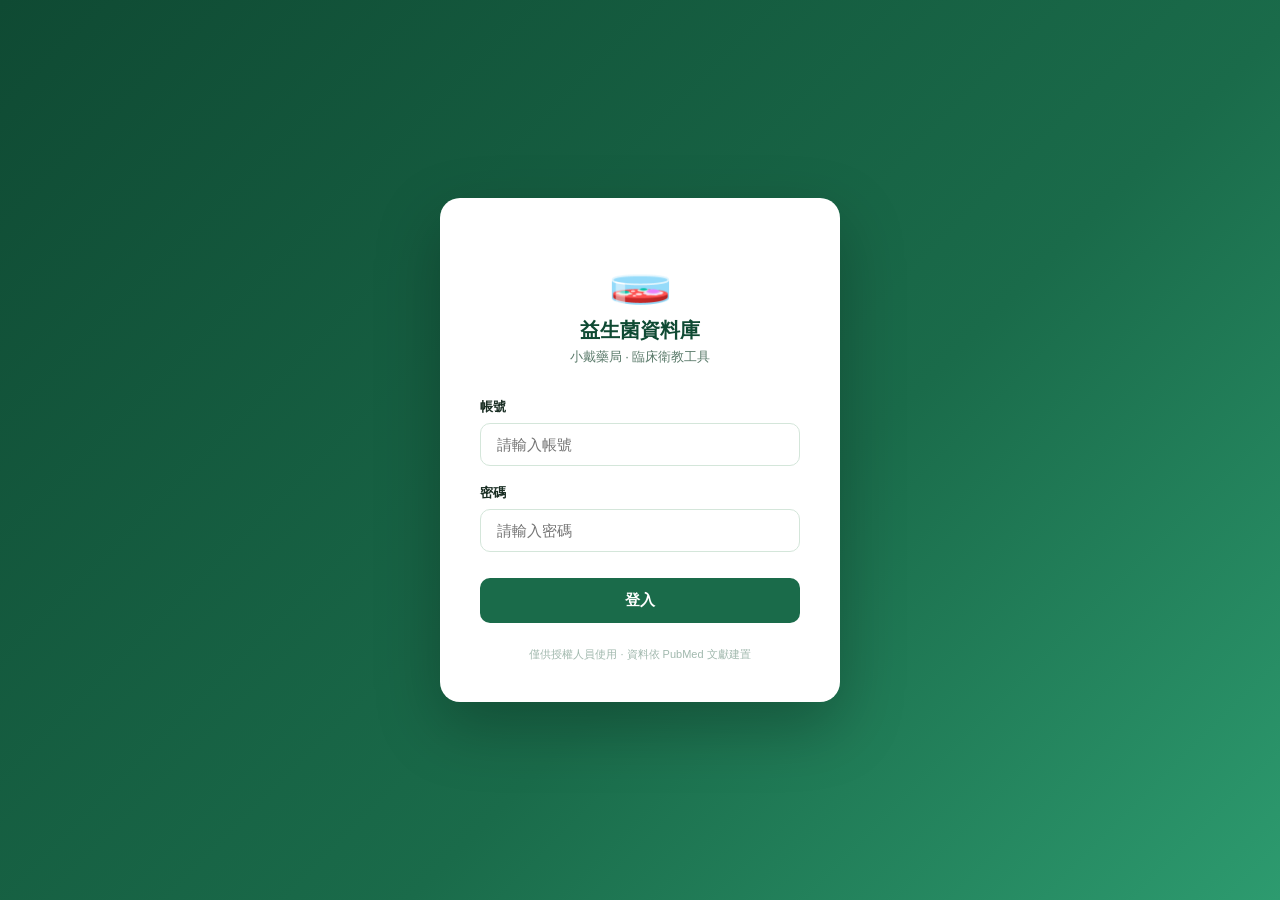
<file: index.html>
<!DOCTYPE html>
<html lang="zh-TW">
<head>
  <meta charset="UTF-8">
  <meta name="viewport" content="width=device-width, initial-scale=1.0">
  <meta http-equiv="Cache-Control" content="no-cache, no-store, must-revalidate">
  <meta http-equiv="Pragma" content="no-cache">
  <meta http-equiv="Expires" content="0">
  <link rel="manifest" href="manifest.json">
  <meta name="theme-color" content="#2d9b6f">
  <meta name="apple-mobile-web-app-capable" content="yes">
  <meta name="apple-mobile-web-app-status-bar-style" content="black-translucent">
  <meta name="apple-mobile-web-app-title" content="益生菌大補帖">
  <link rel="apple-touch-icon" href="icons/icon-192.png">
  <title>益生菌資料庫｜小戴藥局</title>
  <link rel="stylesheet" href="css/style.css?v=2.1">
  <style>
    /* 預覽版補丁 */
    .preview-badge {
      background: #f0a500; color: #fff; font-size: 11px; font-weight: 700;
      padding: 2px 8px; border-radius: 4px; margin-left: 8px;
    }
    .coming-soon {
      display: flex; flex-direction: column; align-items: center; justify-content: center;
      height: 300px; color: #a0b8ad;
    }
    .coming-soon .cs-icon { font-size: 52px; margin-bottom: 12px; }
    .coming-soon p { font-size: 14px; }
    .strain-mechbox {
      background: #f0f7f3; border-left: 3px solid #2d9b6f;
      padding: 10px 14px; border-radius: 0 8px 8px 0;
      font-size: 13px; line-height: 1.7; margin: 10px 0;
    }
    .dose-row { display: flex; gap: 8px; flex-wrap: wrap; margin: 8px 0; }
    .dose-chip {
      background: #e8f4ee; border: 1px solid #b0d8c0;
      border-radius: 20px; padding: 4px 12px; font-size: 12px; color: #1a6b4a;
    }
    .study-num-badge {
      display: inline-flex; align-items: center; justify-content: center;
      width: 24px; height: 24px; border-radius: 50%;
      background: #2d9b6f; color: #fff; font-size: 11px; font-weight: 700;
      margin-right: 6px; flex-shrink: 0;
    }
    .pico-grid { display: grid; grid-template-columns: 36px 1fr; gap: 4px 8px; font-size: 13px; }
    .pico-l { font-weight: 800; color: #1a6b4a; display: flex; align-items: flex-start; padding-top: 2px; }
    .pico-v { line-height: 1.6; }
    .risk-box { border-radius: 8px; padding: 12px 14px; font-size: 13px; line-height: 1.7; }
    .risk-low  { background: #f0f7f3; border: 1px solid #b0d8c0; }
    .risk-med  { background: #fff8e6; border: 1px solid #f0c040; }
    .risk-high { background: #fff0f0; border: 1px solid #e63946; }
    .combo-card {
      background: #fff; border: 1.5px solid #d4e6da;
      border-radius: 12px; padding: 20px; margin-bottom: 16px;
    }
    .combo-title { font-size: 16px; font-weight: 700; color: #1a2e24; margin-bottom: 6px; }
    .combo-target { font-size: 12px; color: #5a7a6a; margin-bottom: 12px; }
    .combo-section-label {
      font-size: 11px; font-weight: 700; text-transform: uppercase;
      letter-spacing: 0.5px; color: #5a7a6a; margin: 8px 0 4px;
    }
    .chip-row { display: flex; flex-wrap: wrap; gap: 6px; }
    .chip {
      padding: 3px 10px; border-radius: 20px; font-size: 12px; font-weight: 600;
    }
    .chip-p { background: #e8f4ee; color: #1a6b4a; border: 1px solid #b0d8c0; }
    .chip-pre { background: #e8f0ff; color: #2d5cc0; border: 1px solid #b0c8f8; }
    .chip-post { background: #f3e8ff; color: #7b35a8; border: 1px solid #d0a8f0; }
    .combo-benefit {
      background: #fff8e6; border-left: 3px solid #f0a500;
      padding: 8px 12px; border-radius: 0 6px 6px 0; font-size: 13px; margin-top: 10px;
    }
    .interaction-card {
      background: #fff; border: 1.5px solid #d4e6da;
      border-radius: 10px; padding: 16px; margin-bottom: 12px;
    }
    .int-header { display: flex; align-items: center; gap: 10px; margin-bottom: 10px; }
    .int-drug { font-weight: 700; font-size: 14px; color: #1a2e24; }
    .int-detail { font-size: 13px; line-height: 1.7; color: #3a5a4a; }
    .matcher-steps { display: flex; gap: 8px; margin-bottom: 24px; flex-wrap: wrap; }
    .step-dot {
      display: flex; align-items: center; gap: 6px;
      font-size: 13px; color: #5a7a6a;
    }
    .step-dot .num {
      width: 26px; height: 26px; border-radius: 50%;
      background: #d4e6da; color: #1a6b4a; display: flex;
      align-items: center; justify-content: center;
      font-size: 12px; font-weight: 700; flex-shrink: 0;
    }
    .step-dot.active .num { background: #1a6b4a; color: #fff; }
    .product-add-form {
      background: #fff; border: 1.5px solid #d4e6da;
      border-radius: 12px; padding: 24px; max-width: 560px;
    }
    .product-add-form h4 { font-size: 16px; font-weight: 700; color: #1a2e24; margin-bottom: 16px; }
    .fn-list { font-size: 12px; color: #5a7a6a; }
    .fn-list li { padding: 3px 0; }
    /* --- HOMEPAGE --- */
    .home-hero {
      background: linear-gradient(135deg, #1a6b4a 0%, #0f4a33 100%);
      border-radius: 16px; padding: 32px 36px; color: #fff; margin-bottom: 28px;
    }
    .home-hero h3 { font-size: 22px; font-weight: 800; margin-bottom: 8px; }
    .home-hero p { opacity: 0.85; font-size: 14px; line-height: 1.7; }
    .home-hero .hero-badges { display: flex; gap: 8px; flex-wrap: wrap; margin-top: 16px; }
    .home-hero .hero-badge {
      background: rgba(255,255,255,0.2); color: #fff;
      padding: 4px 12px; border-radius: 20px; font-size: 12px; font-weight: 600;
    }
  </style>
</head>
<body>

<!-- ===== MOBILE TOPBAR ===== -->
<div class="mobile-topbar">
  <button class="hamburger-btn" id="hamburger-btn" onclick="toggleSidebar()" aria-label="選單">☰</button>
  <span class="mobile-topbar-title">🧫 益生菌資料庫</span>
</div>

<!-- Sidebar overlay (mobile) -->
<div class="sidebar-overlay" id="sidebar-overlay" onclick="closeSidebar()"></div>

<!-- ===== SIDEBAR ===== -->
<nav id="sidebar">
  <div class="logo">
    <h1>🧫 益生菌資料庫</h1>
    <p>小戴藥局 · 臨床衛教工具</p>
  </div>
  <nav>
    <div class="nav-group-label">主選單</div>
    <a href="#" class="active" onclick="showPage('home',this)">
      <span class="icon">🏠</span> 首頁
    </a>
    <a href="#" onclick="showPage('strains',this)">
      <span class="icon">🧫</span> 益生菌百科
    </a>
    <a href="#" onclick="showPage('functional',this)">
      <span class="icon">🎯</span> 功能分類
    </a>
    <a href="#" onclick="showPage('supplements',this)">
      <span class="icon">🛡️</span> 免疫輔助品
    </a>
    <div class="nav-group-label">臨床工具</div>
    <a href="#" onclick="showPage('interactions',this)">
      <span class="icon">💊</span> 藥物交互作用
    </a>
    <a href="#" onclick="showPage('combos',this)">
      <span class="icon">🔗</span> 複方協同組合
    </a>
    <a href="#" onclick="showPage('matcher',this)">
      <span class="icon">🎯</span> 客戶需求配對
    </a>
    <div class="nav-group-label">分析工具</div>
    <a href="#" onclick="showPage('compare',this)">
      <span class="icon">⚖️</span> 菌株比較表
    </a>
    <a href="#" onclick="showPage('guide',this)">
      <span class="icon">📖</span> 選購攻略
    </a>
    <div class="nav-group-label">藥局管理</div>
    <a href="#" onclick="showPage('products',this)">
      <span class="icon">🏪</span> 我的產品庫
    </a>
  </nav>
  <div class="sidebar-footer">
    <span id="sidebar-user" style="display:block;margin-bottom:6px;color:#8aaa99;"></span>
    v2.1 · 2026-05-26<br>
    文獻均需至 PubMed 驗證<br>
    <button onclick="logout()" style="margin-top:8px;background:rgba(255,255,255,0.1);border:1px solid rgba(255,255,255,0.2);color:#b0c8bc;border-radius:6px;padding:5px 12px;font-size:11px;cursor:pointer;width:100%;">登出</button>
  </div>
</nav>

<!-- ===== MAIN ===== -->
<div id="main">

  <!-- 首頁 -->
  <div id="page-home" class="page active">
    <div class="home-hero">
      <h3>益生菌臨床衛教資料庫</h3>
      <p>涵蓋菌株百科 × PICO 文獻 × 免疫輔助品 × 8 大功能分類<br>
         依據 Cochrane SR、PubMed Meta-Analysis 最新 2021–2026 年實證建置</p>
      <div class="hero-badges">
        <span class="hero-badge">🛡️ 免疫調節</span>
        <span class="hero-badge">🌸 過敏改善</span>
        <span class="hero-badge">🫀 腸胃道保健</span>
        <span class="hero-badge">🌙 睡眠壓力</span>
        <span class="hero-badge">💪 運動表現</span>
        <span class="hero-badge">⚖️ 體重管理</span>
        <span class="hero-badge">🌺 私密處健康</span>
      </div>
    </div>
    <div class="home-stats" id="home-stats">
      <!-- 由 JS 動態計算 -->
    </div>
    <h3 style="font-size:16px;font-weight:700;color:#1a2e24;margin-bottom:14px;">快速入口</h3>
    <div class="quick-links">
      <div class="quick-link-card" onclick="showPage('strains',null)">
        <div class="ql-icon">🧫</div>
        <h4>益生菌百科</h4>
        <p>搜尋菌株、查看 PICO 文獻與劑量建議</p>
      </div>
      <div class="quick-link-card" onclick="showPage('matcher',null)">
        <div class="ql-icon">🎯</div>
        <h4>客戶需求配對</h4>
        <p>依客人症狀快速推薦最適菌株</p>
      </div>
      <div class="quick-link-card" onclick="showPage('interactions',null)">
        <div class="ql-icon">💊</div>
        <h4>藥物交互作用</h4>
        <p>抗生素、免疫抑制劑、抗黴菌藥注意事項</p>
      </div>
      <div class="quick-link-card" onclick="showPage('combos',null)">
        <div class="ql-icon">🔗</div>
        <h4>複方協同組合</h4>
        <p>8 組實證複方配方與劑量建議</p>
      </div>
      <div class="quick-link-card" onclick="showPage('products',null)">
        <div class="ql-icon">🏪</div>
        <h4>我的產品庫</h4>
        <p>新增藥局產品，自動連結菌株資料</p>
      </div>
      <div class="quick-link-card" onclick="showPage('functional',null)">
        <div class="ql-icon">🎯</div>
        <h4>功能分類</h4>
        <p>睡眠、運動、減脂、過敏等 8 大分類</p>
      </div>
      <div class="quick-link-card" onclick="showPage('guide',null)">
        <div class="ql-icon">📖</div>
        <h4>選購攻略</h4>
        <p>9 大原則 × 16 個常見迷思破解</p>
      </div>
    </div>
  </div>

  <!-- 益生菌百科 -->
  <div id="page-strains" class="page">
    <div class="page-header">
      <h2>🧫 益生菌百科</h2>
      <p>21 個菌株 · 共 106 篇 PICO 格式臨床文獻（2021–2026）</p>
    </div>
    <div class="search-bar">
      <input type="text" id="strain-search" placeholder="搜尋菌株名稱、縮寫、功能..." oninput="filterStrains(this.value)">
      <select id="strain-cat-filter" onchange="filterStrains(document.getElementById('strain-search').value)">
        <option value="">全部功能分類</option>
        <option value="immune">🛡️ 免疫調節</option>
        <option value="allergy">🌸 過敏改善</option>
        <option value="gi">🫀 腸胃道保健</option>
        <option value="sleep">🌙 睡眠壓力</option>
        <option value="sports">💪 運動表現</option>
        <option value="weight">⚖️ 體重管理</option>
        <option value="vaginal">🌺 私密處健康</option>
        <option value="pediatric">👶 嬰幼兒</option>
      </select>
    </div>
    <div class="strain-grid" id="strain-grid">
      <!-- 由 JS 動態產生 -->
      <div style="color:#5a7a6a;font-size:14px;padding:20px;">載入中...</div>
    </div>
  </div>

  <!-- 功能分類 -->
  <div id="page-functional" class="page">
    <div class="page-header">
      <h2>🎯 功能分類</h2>
      <p>依需求快速找到對應菌株與成分</p>
    </div>
    <div class="func-grid" id="func-grid">
      <!-- 由 JS 動態產生 -->
    </div>
  </div>

  <!-- 免疫輔助品 -->
  <div id="page-supplements" class="page">
    <div class="page-header">
      <h2>🛡️ 免疫輔助品</h2>
      <p>Beta-葡聚醣（β-Glucan）· 益生元（Prebiotics）· 後生元（Postbiotics）</p>
    </div>
    <div class="search-bar">
      <select id="supp-type-filter" onchange="filterSupplements(this.value)">
        <option value="">全部類型</option>
        <option value="beta_glucan">Beta-葡聚醣</option>
        <option value="prebiotic">益生元（Prebiotics）</option>
        <option value="postbiotic">後生元（Postbiotics）</option>
      </select>
    </div>
    <div class="strain-grid" id="supp-grid">
      <!-- 由 JS 動態產生 -->
    </div>
  </div>

  <!-- 藥物交互作用 -->
  <div id="page-interactions" class="page">
    <div class="page-header">
      <h2>💊 藥物交互作用</h2>
      <p>使用益生菌時需注意的藥物相互作用與臨床建議</p>
    </div>
    <div id="interaction-list">
      <!-- 由 JS 動態產生 -->
    </div>
  </div>

  <!-- 複方協同組合 -->
  <div id="page-combos" class="page">
    <div class="page-header">
      <h2>🔗 複方協同組合</h2>
      <p>8 組實證協同配方 · 包含益生菌、益生元、後生元的最佳搭配</p>
    </div>
    <div id="combos-list">
      <!-- 由 JS 動態產生 -->
    </div>
  </div>

  <!-- 客戶需求配對 -->
  <div id="page-matcher" class="page">
    <div class="page-header">
      <h2>🎯 客戶需求配對</h2>
      <p>依客人需求快速推薦最適菌株與產品</p>
    </div>
    <div class="matcher-steps">
      <div class="step-dot active"><div class="num">1</div> 填寫需求</div>
      <div style="color:#ccc;align-self:center;">→</div>
      <div class="step-dot"><div class="num">2</div> 查看推薦</div>
      <div style="color:#ccc;align-self:center;">→</div>
      <div class="step-dot"><div class="num">3</div> 對應產品</div>
    </div>
    <div class="matcher-form">
      <div class="form-group">
        <label>主要需求（可複選）</label>
        <div class="checkbox-group">
          <label><input type="checkbox" value="immune"> 🛡️ 容易感冒、免疫力差</label>
          <label><input type="checkbox" value="allergy"> 🌸 過敏性鼻炎、花粉症、皮膚過敏</label>
          <label><input type="checkbox" value="gi"> 🫀 腸胃不適（IBS、腹瀉、便秘、脹氣）</label>
          <label><input type="checkbox" value="sleep"> 🌙 睡眠困難、壓力大、焦慮</label>
          <label><input type="checkbox" value="sports"> 💪 運動表現、肌肉恢復</label>
          <label><input type="checkbox" value="weight"> ⚖️ 體重管理、代謝症候群</label>
          <label><input type="checkbox" value="vaginal"> 🌺 私密處保健（BV / 念珠菌）</label>
          <label><input type="checkbox" value="pediatric"> 👶 嬰幼兒健康（腸絞痛、過敏預防）</label>
        </div>
      </div>
      <div class="form-group">
        <label>特殊考量</label>
        <div class="checkbox-group">
          <label><input type="checkbox" value="antibiotic"> 正在服用抗生素</label>
          <label><input type="checkbox" value="immunocomp"> 免疫低下 / 自體免疫疾病</label>
          <label><input type="checkbox" value="pregnant"> 懷孕 / 哺乳中</label>
          <label><input type="checkbox" value="elderly"> 65 歲以上老年人</label>
        </div>
      </div>
      <button class="btn btn-primary" onclick="runMatcher()">🔍 配對推薦</button>
    </div>
    <div id="matcher-results" style="margin-top:24px;"></div>
  </div>

  <!-- 我的產品庫 -->
  <div id="page-products" class="page">
    <div class="page-header">
      <h2>🏪 我的產品庫</h2>
      <p>新增藥局益生菌產品，自動連結到對應菌株資料</p>
    </div>
    <div style="display:grid;grid-template-columns:1fr 1.5fr;gap:24px;align-items:start;flex-wrap:wrap;">
      <div class="product-add-form">
        <h4>➕ 新增產品</h4>
        <div class="form-group">
          <label>產品名稱</label>
          <input type="text" id="prod-name" placeholder="例：益暢菌 Plus">
        </div>
        <div class="form-group">
          <label>品牌 / 廠商</label>
          <input type="text" id="prod-brand" placeholder="例：○○藥廠">
        </div>
        <div class="form-group">
          <label>對應菌株（可複選）</label>
          <select id="prod-strains" multiple style="height:120px;">
            <!-- 由 JS 動態產生 -->
          </select>
        </div>
        <div class="form-group">
          <label>主要功能分類</label>
          <select id="prod-category">
            <option value="immune">🛡️ 免疫調節</option>
            <option value="allergy">🌸 過敏改善</option>
            <option value="gi">🫀 腸胃道保健</option>
            <option value="sleep">🌙 睡眠壓力</option>
            <option value="sports">💪 運動表現</option>
            <option value="weight">⚖️ 體重管理</option>
            <option value="vaginal">🌺 私密處健康</option>
          </select>
        </div>
        <div class="form-group">
          <label>CFU 含量（每劑）</label>
          <input type="text" id="prod-cfu" placeholder="例：10¹⁰ CFU">
        </div>
        <div class="form-group">
          <label>零售價（NTD）</label>
          <input type="text" id="prod-price" placeholder="例：980">
        </div>
        <div class="form-group">
          <label>備註</label>
          <input type="text" id="prod-note" placeholder="冷藏保存 / 孕婦適用...">
        </div>
        <div style="display:flex;gap:8px;">
          <button class="btn btn-primary" onclick="addProduct()">儲存產品</button>
          <button class="btn btn-secondary" onclick="clearProductForm()">清除</button>
        </div>
      </div>
      <div>
        <div style="display:flex;justify-content:space-between;align-items:center;margin-bottom:12px;">
          <h4 style="font-size:15px;font-weight:700;color:#1a2e24;">產品清單</h4>
          <button class="btn btn-secondary" style="font-size:12px;padding:6px 12px;" onclick="exportProducts()">📤 匯出 JSON</button>
        </div>
        <div class="product-table-wrap"><table class="product-table" id="product-table">
          <thead>
            <tr>
              <th>產品名稱</th>
              <th>品牌</th>
              <th>菌株</th>
              <th>分類</th>
              <th>CFU</th>
              <th>價格</th>
              <th>操作</th>
            </tr>
          </thead>
          <tbody id="product-tbody">
            <tr>
              <td colspan="7" style="text-align:center;color:#a0b8ad;padding:24px;">
                尚未新增產品。左側填寫後按「儲存產品」。
              </td>
            </tr>
          </tbody>
        </table></div><!-- product-table-wrap -->
      </div>
    </div>
  </div>

  <!-- 選購攻略 -->
  <div id="page-guide" class="page">
    <div class="page-header">
      <h2>📖 選購攻略</h2>
      <p>購買益生菌前必知：9 大原則 × 16 個常見迷思 × 劑量速查</p>
    </div>

    <!-- 9 大選購原則 -->
    <h3 class="guide-section-title">✅ 9 大選購原則</h3>
    <div class="guide-principles-grid">
      <div class="guide-principle-card">
        <div class="gp-header"><span class="gp-num">1</span><span class="gp-title">菌株完整命名</span></div>
        <p class="gp-desc">必須標示「屬＋種＋菌株代號」（如 <em>L. rhamnosus</em> GR-1）。單寫「乳酸菌」或「益生菌」無任何保障，無從對應臨床文獻。</p>
      </div>
      <div class="guide-principle-card">
        <div class="gp-header"><span class="gp-num">2</span><span class="gp-title">CFU 劑量明確</span></div>
        <p class="gp-desc">≥10⁹ CFU 為腸道保健基本門檻；私密處菌株需各 ≥10⁹ CFU；腸胃道功能建議 ≥10¹⁰ CFU。注意「生產時 CFU」vs「效期內保證 CFU」的差異。</p>
      </div>
      <div class="guide-principle-card">
        <div class="gp-header"><span class="gp-num">3</span><span class="gp-title">通過第三方認證</span></div>
        <p class="gp-desc">UL、NSF、USP、SGS 等國際認證；台灣 HACCP 及 GMP 認證。認證代表生產品質，但不等於臨床有效性——仍需看菌株文獻。</p>
      </div>
      <div class="guide-principle-card">
        <div class="gp-header"><span class="gp-num">4</span><span class="gp-title">有文獻支持的適應症</span></div>
        <p class="gp-desc">功能宣稱要有 RCT 或 Systematic Review 支持，體外實驗（in vitro）或動物試驗不能直接推論到人體效果。查詢 PubMed 確認菌株編號。</p>
      </div>
      <div class="guide-principle-card">
        <div class="gp-header"><span class="gp-num">5</span><span class="gp-title">保存方式正確</span></div>
        <p class="gp-desc">真空鋁箔防潮設計 ≥ 冷藏設計 ≥ 一般室溫。注意是否需從未開封即冷藏（生產端）或開封後才需冷藏；某些耐熱菌株（B. coagulans）室溫穩定性反而更高。</p>
      </div>
      <div class="guide-principle-card">
        <div class="gp-header"><span class="gp-num">6</span><span class="gp-title">腸溶包覆技術</span></div>
        <p class="gp-desc">胃酸環境（pH 1.5–3.5）可殺滅大量活菌。腸溶膠囊或微粒包覆技術可顯著提升存活率。部分菌株（如 S. boulardii、B. coagulans）天然耐胃酸，不一定需要包覆。</p>
      </div>
      <div class="guide-principle-card">
        <div class="gp-header"><span class="gp-num">7</span><span class="gp-title">搭配益生元協同效果</span></div>
        <p class="gp-desc">Synbiotic（益生菌 + 益生元）設計可提升定殖率 30–50%。GOS 和 FOS 是最常見搭配。注意有效劑量：GOS ≥1.72 g/日、FOS 3–5 g/日為合理範圍。</p>
      </div>
      <div class="guide-principle-card">
        <div class="gp-header"><span class="gp-num">8</span><span class="gp-title">製造履歷透明</span></div>
        <p class="gp-desc">菌株來源、培養基、凍乾技術資訊透明為佳。大廠授權菌株（Chr. Hansen、Danisco、Institut Rosell-Lallemand）品質管控有保障，台廠使用授權菌株等同歐美品質。</p>
      </div>
      <div class="guide-principle-card">
        <div class="gp-header"><span class="gp-num">9</span><span class="gp-title">對應客人的真實需求</span></div>
        <p class="gp-desc">不同菌株適應症不重疊。腸道問題選 LGG / LP 299v；過敏選 BB536；私密處選 GR-1 + RC-14；睡眠選 R0052 + R0175；運動選 TWK10。一隻菌株不能包辦所有需求。</p>
      </div>
    </div>

    <!-- 16 個迷思 -->
    <h3 class="guide-section-title">❌ 16 個常見迷思破解</h3>
    <div class="guide-myths-grid">
      <div class="guide-myth-card">
        <div class="myth-wrong">❌ 菌種越多，效果越好</div>
        <div class="myth-right">✅ 多菌種可能彼此競爭；有文獻支持的精準菌株，勝過 20 種拼湊。</div>
      </div>
      <div class="guide-myth-card">
        <div class="myth-wrong">❌ CFU 越高越有效（10¹² 優於 10¹⁰）</div>
        <div class="myth-right">✅ 超過有效劑量沒意義；多數研究使用 10⁹–10¹⁰ CFU 即達顯著效果。</div>
      </div>
      <div class="guide-myth-card">
        <div class="myth-wrong">❌ 冷藏一定代表有活菌</div>
        <div class="myth-right">✅ 關鍵是「生產端到保存全程」的冷鏈管理；若僅零售端冷藏，意義有限。</div>
      </div>
      <div class="guide-myth-card">
        <div class="myth-wrong">❌ 吃一段時間就能永久改善腸道</div>
        <div class="myth-right">✅ 多數菌株為「過客菌」，停用後 2–4 週逐漸消失；需持續補充。</div>
      </div>
      <div class="guide-myth-card">
        <div class="myth-wrong">❌ 不用搭配益生元也可以</div>
        <div class="myth-right">✅ Synbiotic 設計提升定殖率 30–50%；GOS、FOS 是最佳搭檔。</div>
      </div>
      <div class="guide-myth-card">
        <div class="myth-wrong">❌ 吃抗生素要等療程結束才能吃益生菌</div>
        <div class="myth-right">✅ 間隔 2 小時即可並用；療程中補充效果更好（AAD 預防）。</div>
      </div>
      <div class="guide-myth-card">
        <div class="myth-wrong">❌ S. boulardii 是細菌</div>
        <div class="myth-right">✅ 是酵母菌（真菌）；不受抗生素影響，但會被抗黴菌藥（Fluconazole）殺滅。</div>
      </div>
      <div class="guide-myth-card">
        <div class="myth-wrong">❌ 後生元（死菌）效果比活菌差</div>
        <div class="myth-right">✅ 後生元穩定不需冷藏、不怕胃酸、免疫低下者安全——特定場景反而優於活菌。</div>
      </div>
      <div class="guide-myth-card">
        <div class="myth-wrong">❌ 益生菌越貴越有效</div>
        <div class="myth-right">✅ 效果取決於菌株研究品質，非價格；高價常反映授權成本或行銷費用。</div>
      </div>
      <div class="guide-myth-card">
        <div class="myth-wrong">❌ 台灣廠商出品一定比進口好</div>
        <div class="myth-right">✅ 關鍵是菌株來源；許多台廠使用 Chr. Hansen、Lallemand 等歐美授權菌株，品質等同原廠。</div>
      </div>
      <div class="guide-myth-card">
        <div class="myth-wrong">❌ 益生菌對所有腸道問題都有效</div>
        <div class="myth-right">✅ 不同菌株適應症不同；SIBO 患者某些益生菌可能加重症狀。</div>
      </div>
      <div class="guide-myth-card">
        <div class="myth-wrong">❌ 所有人都可以自行決定服用益生菌</div>
        <div class="myth-right">✅ 免疫低下、器官移植、化療患者使用活菌前需醫師評估（菌血症風險）。</div>
      </div>
      <div class="guide-myth-card">
        <div class="myth-wrong">❌ 空腹服用效果最好</div>
        <div class="myth-right">✅ 依菌株而異；LP 299v 建議餐前；多數菌株建議餐中/餐後（胃酸較低）。</div>
      </div>
      <div class="guide-myth-card">
        <div class="myth-wrong">❌ 嬰兒不能吃益生菌</div>
        <div class="myth-right">✅ BB-12、L. reuteri DSM 17938 等有大量嬰兒安全性研究；Cochrane 2025 支持。</div>
      </div>
      <div class="guide-myth-card">
        <div class="myth-wrong">❌ 益生菌可以治療自體免疫疾病</div>
        <div class="myth-right">✅ 僅作輔助，不可替代免疫抑制劑；重度患者使用前必須諮詢主治醫師。</div>
      </div>
      <div class="guide-myth-card">
        <div class="myth-wrong">❌ 有機、天然來源的益生菌一定更好</div>
        <div class="myth-right">✅ 益生菌效果取決於菌株編號和臨床研究，「天然」標示無法取代文獻支持。</div>
      </div>
    </div>

    <!-- 劑量速查表 -->
    <h3 class="guide-section-title">📊 常用益生元有效劑量速查</h3>
    <div class="product-table-wrap">
      <table class="dose-table" style="min-width:560px;">
        <thead>
          <tr><th>益生元</th><th>最低有效劑量</th><th>建議常用劑量</th><th>Bifidogenic 排名</th><th>特殊注意</th></tr>
        </thead>
        <tbody>
          <tr><td>GOS（半乳寡糖）</td><td>≥1.72 g/天</td><td>3–5 g/天</td><td>🥇 最高</td><td>SIBO 禁用</td></tr>
          <tr><td>FOS（果寡糖）</td><td>≥3 g/天</td><td>5 g/天（最佳平衡）</td><td>🥈 高</td><td>>10 g 脹氣明顯</td></tr>
          <tr><td>Inulin（菊糖）</td><td>≥5 g/天</td><td>5–10 g/天</td><td>🥉 中</td><td>IBS-FODMAP 族群慎用</td></tr>
          <tr><td>Arabinoxylan</td><td>≥6 g/天</td><td>6–15 g/天</td><td>中</td><td>麥類來源，麩質敏感者確認</td></tr>
          <tr><td>HMO（母乳寡糖）</td><td>嬰兒：1 g/L</td><td>成人：1–5 g/天</td><td>高（嬰兒）</td><td>成人研究仍在擴充中</td></tr>
        </tbody>
      </table>
    </div>
  </div>

  <!-- 菌株交叉比較表 -->
  <div id="page-compare" class="page">
    <div class="page-header">
      <h2>⚖️ 菌株比較表</h2>
      <p>選擇 2–3 個菌株，快速橫向比對機轉、劑量、文獻強度與適用族群</p>
    </div>
    <div id="compare-content">
      <!-- 由 JS 動態產生 -->
    </div>
  </div>

</div><!-- end #main -->

<!-- ===== DETAIL OVERLAY ===== -->
<div id="detail-overlay" onclick="closeDetail(event)">
  <div id="detail-panel">
    <div class="detail-header" id="detail-header">
      <button class="detail-close" onclick="closeDetailPanel()">✕</button>
      <h3 id="detail-name">—</h3>
      <div class="detail-abbr" id="detail-abbr">—</div>
      <div style="margin-top:8px;" id="detail-tags"></div>
    </div>
    <div class="detail-tabs" id="detail-tabs">
      <div class="detail-tab active" onclick="switchTab('overview',this)">總覽</div>
      <div class="detail-tab" onclick="switchTab('studies',this)">臨床文獻</div>
      <div class="detail-tab" onclick="switchTab('dose',this)">劑量用法</div>
      <div class="detail-tab" onclick="switchTab('risk',this)">風險分析</div>
    </div>
    <div class="detail-body" id="detail-body">
      <!-- 由 JS 動態產生 -->
    </div>
  </div>
</div>

<script src="js/auth.js?v=2.1"></script>
<script>requireAuth();</script>
<script src="js/data.js?v=2.1"></script>
<script src="js/app.js?v=2.1"></script>
<script>
  if ('serviceWorker' in navigator) {
    navigator.serviceWorker.register('/probiotic-db/sw.js');
  }
</script>
</body>
</html>
</file>
<file: css/style.css>
:root {
  --primary: #1a6b4a;
  --primary-light: #2d9b6f;
  --primary-dark: #0f4a33;
  --accent: #f0a500;
  --bg: #f5f7f5;
  --card: #ffffff;
  --sidebar: #1a2e24;
  --text: #1a2e24;
  --text-muted: #5a7a6a;
  --border: #d4e6da;
  --tag-immune: #2d7dd2;
  --tag-gi: #e76f51;
  --tag-allergy: #a663cc;
  --tag-sleep: #1b4965;
  --tag-sports: #e63946;
  --tag-weight: #f4a261;
  --tag-vaginal: #e9c46a;
  --tag-auto: #6c757d;
  --evidence-ia: #1a6b4a;
  --evidence-ib: #2d9b6f;
  --evidence-iia: #f0a500;
  --evidence-iib: #e76f51;
  --evidence-iii: #6c757d;
}

* { box-sizing: border-box; margin: 0; padding: 0; }

body {
  font-family: 'Segoe UI', -apple-system, BlinkMacSystemFont, sans-serif;
  background: var(--bg);
  color: var(--text);
  display: flex;
  min-height: 100vh;
  font-size: 15px;
}

/* ===== SIDEBAR ===== */
#sidebar {
  width: 260px;
  min-height: 100vh;
  background: var(--sidebar);
  color: #e8f0ec;
  display: flex;
  flex-direction: column;
  position: fixed;
  top: 0; left: 0; bottom: 0;
  z-index: 100;
  overflow-y: auto;
}

#sidebar .logo {
  padding: 24px 20px 16px;
  border-bottom: 1px solid rgba(255,255,255,0.1);
}

#sidebar .logo h1 { font-size: 18px; color: #fff; line-height: 1.3; }
#sidebar .logo p { font-size: 11px; color: #8aaa99; margin-top: 4px; }

#sidebar nav { flex: 1; padding: 12px 0; }

#sidebar nav .nav-group-label {
  font-size: 10px;
  text-transform: uppercase;
  letter-spacing: 1px;
  color: #5a8070;
  padding: 16px 20px 6px;
}

#sidebar nav a {
  display: flex;
  align-items: center;
  gap: 10px;
  padding: 10px 20px;
  color: #b0c8bc;
  text-decoration: none;
  font-size: 14px;
  transition: all 0.15s;
  border-left: 3px solid transparent;
}

#sidebar nav a:hover { background: rgba(255,255,255,0.07); color: #fff; }
#sidebar nav a.active {
  background: rgba(45,155,111,0.2);
  color: #fff;
  border-left-color: var(--primary-light);
}

#sidebar nav a .icon { font-size: 17px; width: 22px; text-align: center; }

#sidebar .sidebar-footer {
  padding: 16px 20px;
  font-size: 11px;
  color: #5a8070;
  border-top: 1px solid rgba(255,255,255,0.1);
}

/* ===== MAIN CONTENT ===== */
#main {
  margin-left: 260px;
  flex: 1;
  min-height: 100vh;
  display: flex;
  flex-direction: column;
}

.page { display: none; padding: 32px; }
.page.active { display: block; }

.page-header {
  margin-bottom: 28px;
}

.page-header h2 {
  font-size: 26px;
  color: var(--primary-dark);
  font-weight: 700;
}

.page-header p {
  color: var(--text-muted);
  margin-top: 6px;
  font-size: 14px;
}

/* ===== SEARCH BAR ===== */
.search-bar {
  display: flex;
  gap: 10px;
  margin-bottom: 20px;
  flex-wrap: wrap;
}

.search-bar input {
  flex: 1;
  min-width: 200px;
  padding: 10px 16px;
  border: 1.5px solid var(--border);
  border-radius: 8px;
  font-size: 14px;
  background: #fff;
  outline: none;
  transition: border-color 0.15s;
}

.search-bar input:focus { border-color: var(--primary-light); }

.search-bar select {
  padding: 10px 14px;
  border: 1.5px solid var(--border);
  border-radius: 8px;
  font-size: 13px;
  background: #fff;
  cursor: pointer;
  outline: none;
}

/* ===== TAGS ===== */
.tag {
  display: inline-block;
  padding: 3px 10px;
  border-radius: 20px;
  font-size: 11px;
  font-weight: 600;
  color: #fff;
  margin: 2px;
}
.tag-immune { background: var(--tag-immune); }
.tag-gi { background: var(--tag-gi); }
.tag-allergy { background: var(--tag-allergy); }
.tag-sleep { background: var(--tag-sleep); }
.tag-sports { background: var(--tag-sports); }
.tag-weight { background: var(--tag-weight); color: #333; }
.tag-vaginal { background: var(--tag-vaginal); color: #333; }
.tag-auto { background: var(--tag-auto); }
.tag-prebiotic { background: #3d8b8b; }
.tag-postbiotic { background: #7b4f9e; }
.tag-synbiotic { background: #c05b30; }

/* ===== EVIDENCE BADGE ===== */
.evidence-badge {
  display: inline-block;
  padding: 2px 8px;
  border-radius: 4px;
  font-size: 11px;
  font-weight: 700;
  color: #fff;
}
.ev-ia { background: var(--evidence-ia); }
.ev-ib { background: var(--evidence-ib); }
.ev-iia { background: var(--evidence-iia); color: #333; }
.ev-iib { background: var(--evidence-iib); }
.ev-iii { background: var(--evidence-iii); }

/* ===== STRAIN CARDS ===== */
.strain-grid {
  display: grid;
  grid-template-columns: repeat(auto-fill, minmax(320px, 1fr));
  gap: 18px;
}

.strain-card {
  background: var(--card);
  border: 1.5px solid var(--border);
  border-radius: 12px;
  padding: 20px;
  cursor: pointer;
  transition: all 0.2s;
  position: relative;
}

.strain-card:hover {
  border-color: var(--primary-light);
  box-shadow: 0 4px 16px rgba(26,107,74,0.12);
  transform: translateY(-2px);
}

.strain-card .strain-name {
  font-size: 15px;
  font-weight: 700;
  color: var(--primary-dark);
  margin-bottom: 4px;
}

.strain-card .strain-abbr {
  font-size: 12px;
  color: var(--text-muted);
  margin-bottom: 10px;
}

.strain-card .strain-dose {
  font-size: 12px;
  background: #f0f7f3;
  padding: 6px 10px;
  border-radius: 6px;
  margin: 8px 0;
  color: var(--primary-dark);
}

.strain-card .strain-tags { margin-top: 10px; }

.strain-card .study-count {
  position: absolute;
  top: 14px;
  right: 14px;
  background: var(--primary);
  color: #fff;
  font-size: 11px;
  font-weight: 700;
  padding: 3px 8px;
  border-radius: 12px;
}

/* ===== MODAL / DETAIL PANEL ===== */
#detail-overlay {
  display: none;
  position: fixed;
  inset: 0;
  background: rgba(0,0,0,0.5);
  z-index: 200;
  justify-content: flex-end;
}

#detail-overlay.open { display: flex; }

#detail-panel {
  width: 780px;
  max-width: 95vw;
  background: #fff;
  height: 100vh;
  overflow-y: auto;
  box-shadow: -4px 0 24px rgba(0,0,0,0.15);
  display: flex;
  flex-direction: column;
}

#detail-panel .detail-header {
  padding: 24px 28px 16px;
  background: var(--primary);
  color: #fff;
  position: sticky;
  top: 0;
  z-index: 10;
}

#detail-panel .detail-header h3 { font-size: 20px; }
#detail-panel .detail-header .detail-abbr { font-size: 13px; opacity: 0.8; margin-top: 4px; }

#detail-panel .detail-close {
  position: absolute;
  top: 20px;
  right: 20px;
  background: rgba(255,255,255,0.2);
  border: none;
  color: #fff;
  width: 32px; height: 32px;
  border-radius: 50%;
  font-size: 18px;
  cursor: pointer;
  display: flex; align-items: center; justify-content: center;
}

#detail-panel .detail-tabs {
  display: flex;
  gap: 0;
  border-bottom: 2px solid var(--border);
  padding: 0 20px;
  background: #fff;
  position: sticky;
  top: 80px;
  z-index: 9;
}

#detail-panel .detail-tab {
  padding: 12px 18px;
  font-size: 13px;
  font-weight: 600;
  color: var(--text-muted);
  cursor: pointer;
  border-bottom: 2px solid transparent;
  margin-bottom: -2px;
  white-space: nowrap;
}

#detail-panel .detail-tab.active {
  color: var(--primary);
  border-bottom-color: var(--primary);
}

#detail-panel .detail-body { padding: 24px 28px; flex: 1; }

/* ===== PICO TABLE ===== */
.pico-table {
  width: 100%;
  border-collapse: collapse;
  font-size: 13px;
  margin-bottom: 12px;
}

.pico-table th {
  background: var(--primary);
  color: #fff;
  padding: 8px 12px;
  text-align: left;
  font-weight: 600;
}

.pico-table td {
  padding: 8px 12px;
  border-bottom: 1px solid var(--border);
  vertical-align: top;
}

.pico-table tr:nth-child(even) td { background: #f7fbf9; }

.pico-letter {
  font-weight: 700;
  color: var(--primary);
  width: 30px;
}

/* ===== STUDY CARD ===== */
.study-card {
  border: 1.5px solid var(--border);
  border-radius: 10px;
  margin-bottom: 16px;
  overflow: hidden;
}

.study-card-header {
  background: #f0f7f3;
  padding: 12px 16px;
  display: flex;
  justify-content: space-between;
  align-items: flex-start;
  gap: 10px;
}

.study-card-header .study-ref {
  font-weight: 700;
  font-size: 14px;
  color: var(--primary-dark);
}

.study-card-header .study-journal {
  font-size: 12px;
  color: var(--text-muted);
  margin-top: 2px;
}

.study-card-body { padding: 14px 16px; }

.study-finding {
  font-size: 13px;
  background: #fff8e6;
  border-left: 3px solid var(--accent);
  padding: 10px 14px;
  border-radius: 0 6px 6px 0;
  margin-top: 10px;
}

.footnote-ref {
  font-size: 10px;
  color: var(--primary);
  vertical-align: super;
  cursor: pointer;
}

/* ===== INFO SECTIONS ===== */
.info-section { margin-bottom: 24px; }
.info-section h4 {
  font-size: 15px;
  font-weight: 700;
  color: var(--primary-dark);
  margin-bottom: 10px;
  display: flex;
  align-items: center;
  gap: 8px;
}

.info-box {
  background: #f5f9f7;
  border: 1px solid var(--border);
  border-radius: 8px;
  padding: 14px 16px;
  font-size: 13px;
  line-height: 1.7;
}

.info-box.warning {
  background: #fff8f0;
  border-color: #f0a500;
}

.info-box.danger {
  background: #fff0f0;
  border-color: #e63946;
}

.dose-table {
  width: 100%;
  border-collapse: collapse;
  font-size: 13px;
}

.dose-table th {
  background: #f0f7f3;
  padding: 8px 12px;
  text-align: left;
  border-bottom: 2px solid var(--border);
  font-weight: 600;
  color: var(--primary-dark);
}

.dose-table td {
  padding: 8px 12px;
  border-bottom: 1px solid var(--border);
}

/* ===== DRUG INTERACTION ===== */
.interaction-item {
  display: flex;
  gap: 14px;
  align-items: flex-start;
  padding: 12px 0;
  border-bottom: 1px solid var(--border);
}

.interaction-item:last-child { border-bottom: none; }

.interaction-severity {
  width: 80px;
  min-width: 80px;
  text-align: center;
  padding: 4px 0;
  border-radius: 6px;
  font-size: 11px;
  font-weight: 700;
  color: #fff;
}

.sev-caution { background: #f0a500; }
.sev-moderate { background: #e76f51; }
.sev-avoid { background: #e63946; }
.sev-beneficial { background: var(--primary); }

/* ===== FUNCTIONAL CATEGORY CARDS ===== */
.func-grid {
  display: grid;
  grid-template-columns: repeat(auto-fill, minmax(280px, 1fr));
  gap: 18px;
}

.func-card {
  background: var(--card);
  border: 1.5px solid var(--border);
  border-radius: 12px;
  overflow: hidden;
  cursor: pointer;
  transition: all 0.2s;
}

.func-card:hover {
  transform: translateY(-2px);
  box-shadow: 0 6px 20px rgba(0,0,0,0.1);
}

.func-card-header {
  padding: 20px;
  color: #fff;
  display: flex;
  align-items: center;
  gap: 14px;
}

.func-icon { font-size: 32px; }

.func-card-header h3 { font-size: 17px; font-weight: 700; }
.func-card-header p { font-size: 12px; opacity: 0.85; margin-top: 3px; }

.func-card-body { padding: 16px 20px; }

.func-card-body ul {
  list-style: none;
  font-size: 13px;
}

.func-card-body ul li {
  padding: 4px 0;
  color: var(--text-muted);
  display: flex;
  align-items: center;
  gap: 6px;
}

.func-card-body ul li::before {
  content: "▸";
  color: var(--primary-light);
  font-size: 10px;
}

/* ===== MATCHER ===== */
.matcher-form {
  max-width: 600px;
  background: #fff;
  border: 1.5px solid var(--border);
  border-radius: 12px;
  padding: 28px;
}

.form-group { margin-bottom: 18px; }

.form-group label {
  display: block;
  font-size: 14px;
  font-weight: 600;
  color: var(--primary-dark);
  margin-bottom: 8px;
}

.form-group select,
.form-group input[type="text"] {
  width: 100%;
  padding: 10px 14px;
  border: 1.5px solid var(--border);
  border-radius: 8px;
  font-size: 14px;
  outline: none;
  transition: border-color 0.15s;
}

.form-group select:focus,
.form-group input:focus { border-color: var(--primary-light); }

.checkbox-group {
  display: flex;
  flex-direction: column;
  gap: 8px;
}

.checkbox-group label {
  display: flex;
  align-items: center;
  gap: 10px;
  font-weight: 400;
  cursor: pointer;
}

.checkbox-group input[type="checkbox"] { width: 16px; height: 16px; }

.btn {
  padding: 11px 24px;
  border: none;
  border-radius: 8px;
  font-size: 14px;
  font-weight: 600;
  cursor: pointer;
  transition: all 0.15s;
}

.btn-primary { background: var(--primary); color: #fff; }
.btn-primary:hover { background: var(--primary-dark); }
.btn-secondary { background: #f0f7f3; color: var(--primary-dark); border: 1.5px solid var(--border); }

/* ===== RESULT CARDS ===== */
.result-grid {
  display: grid;
  grid-template-columns: repeat(auto-fill, minmax(280px, 1fr));
  gap: 14px;
  margin-top: 24px;
}

.result-card {
  background: #fff;
  border: 2px solid var(--primary-light);
  border-radius: 10px;
  padding: 16px;
}

.result-card .match-score {
  font-size: 11px;
  font-weight: 700;
  color: var(--primary);
  background: #f0f7f3;
  padding: 2px 8px;
  border-radius: 4px;
  float: right;
}

/* ===== PRODUCT PAGE ===== */
.product-table {
  width: 100%;
  border-collapse: collapse;
  font-size: 13px;
  background: #fff;
  border-radius: 10px;
  overflow: hidden;
  border: 1.5px solid var(--border);
}

.product-table th {
  background: var(--primary);
  color: #fff;
  padding: 12px 14px;
  text-align: left;
  font-weight: 600;
}

.product-table td {
  padding: 10px 14px;
  border-bottom: 1px solid var(--border);
}

.product-table tr:hover td { background: #f7fbf9; }

/* ===== FOOTNOTES ===== */
.footnotes-section {
  margin-top: 32px;
  padding-top: 20px;
  border-top: 1px solid var(--border);
}

.footnotes-section h5 {
  font-size: 12px;
  color: var(--text-muted);
  font-weight: 700;
  margin-bottom: 10px;
  text-transform: uppercase;
  letter-spacing: 0.5px;
}

.footnote-item {
  font-size: 11px;
  color: var(--text-muted);
  padding: 3px 0;
  line-height: 1.5;
}

.footnote-item .fn-num {
  color: var(--primary);
  font-weight: 700;
  margin-right: 4px;
}

/* ===== HOME PAGE ===== */
.home-stats {
  display: grid;
  grid-template-columns: repeat(auto-fill, minmax(160px, 1fr));
  gap: 14px;
  margin-bottom: 32px;
}

.stat-card {
  background: #fff;
  border: 1.5px solid var(--border);
  border-radius: 10px;
  padding: 18px;
  text-align: center;
}

.stat-card .stat-num {
  font-size: 32px;
  font-weight: 800;
  color: var(--primary);
}

.stat-card .stat-label {
  font-size: 12px;
  color: var(--text-muted);
  margin-top: 4px;
}

.quick-links {
  display: grid;
  grid-template-columns: repeat(auto-fill, minmax(200px, 1fr));
  gap: 14px;
}

.quick-link-card {
  background: #fff;
  border: 1.5px solid var(--border);
  border-radius: 10px;
  padding: 18px;
  cursor: pointer;
  transition: all 0.2s;
  text-decoration: none;
  color: inherit;
}

.quick-link-card:hover {
  border-color: var(--primary-light);
  transform: translateY(-2px);
}

.quick-link-card .ql-icon { font-size: 28px; margin-bottom: 8px; }
.quick-link-card h4 { font-size: 14px; font-weight: 700; color: var(--primary-dark); }
.quick-link-card p { font-size: 12px; color: var(--text-muted); margin-top: 4px; }

/* ===== SCROLLBAR ===== */
::-webkit-scrollbar { width: 6px; }
::-webkit-scrollbar-track { background: transparent; }
::-webkit-scrollbar-thumb { background: #c0d8cc; border-radius: 3px; }

/* ===== MOBILE TOPBAR ===== */
.mobile-topbar {
  display: none;
  position: fixed;
  top: 0; left: 0; right: 0;
  height: 54px;
  background: var(--sidebar);
  color: #fff;
  align-items: center;
  padding: 0 14px;
  z-index: 200;
  gap: 12px;
}

.mobile-topbar-title { font-size: 15px; font-weight: 700; flex: 1; }

.hamburger-btn {
  background: none; border: none; color: #fff;
  font-size: 22px; cursor: pointer;
  width: 40px; height: 40px;
  border-radius: 8px; display: flex;
  align-items: center; justify-content: center;
  transition: background 0.15s;
}
.hamburger-btn:hover { background: rgba(255,255,255,0.12); }

.sidebar-overlay {
  display: none; position: fixed; inset: 0;
  background: rgba(0,0,0,0.5); z-index: 150;
  opacity: 0; transition: opacity 0.25s ease;
}
.sidebar-overlay.active { display: block; opacity: 1; }

/* ===== COMPARE PAGE ===== */
.compare-picker-wrap { margin-bottom: 24px; }
.compare-picker-label {
  font-size: 14px; font-weight: 600;
  color: var(--primary-dark); margin-bottom: 4px;
}
.compare-picker-hint { font-size: 12px; color: var(--text-muted); margin-bottom: 14px; }

.compare-chips { display: flex; flex-wrap: wrap; gap: 8px; }

.compare-chip {
  padding: 6px 14px; border-radius: 20px;
  border: 2px solid var(--border);
  background: #fff; cursor: pointer;
  font-size: 13px; font-weight: 600;
  color: var(--text-muted); transition: all 0.15s;
  user-select: none;
}
.compare-chip:hover { border-color: var(--primary-light); color: var(--primary); }
.compare-chip.selected { background: var(--primary); border-color: var(--primary); color: #fff; }
.compare-chip.disabled { opacity: 0.45; cursor: not-allowed; }

.compare-selected-bar {
  display: flex; gap: 8px; align-items: center;
  padding: 10px 16px; background: #f0f7f3;
  border-radius: 10px; margin-bottom: 20px; flex-wrap: wrap;
}
.compare-selected-bar span { font-size: 13px; color: var(--primary-dark); font-weight: 600; }
.compare-clear-btn {
  margin-left: auto; background: none; border: 1.5px solid var(--border);
  border-radius: 6px; padding: 4px 12px; font-size: 12px;
  color: var(--text-muted); cursor: pointer; transition: all 0.15s;
}
.compare-clear-btn:hover { background: #fff0f0; border-color: #e63946; color: #e63946; }

.compare-placeholder {
  text-align: center; color: var(--text-muted);
  padding: 52px 24px; font-size: 14px;
  background: #fff; border: 2px dashed var(--border);
  border-radius: 12px;
}
.compare-placeholder .cp-icon { font-size: 40px; display: block; margin-bottom: 12px; }

.compare-table-wrap { overflow-x: auto; -webkit-overflow-scrolling: touch; }

.compare-table {
  width: 100%; border-collapse: collapse;
  font-size: 13px; background: #fff;
  border-radius: 10px; overflow: hidden;
  border: 1.5px solid var(--border);
  min-width: 480px;
}
.compare-table th {
  background: var(--primary); color: #fff;
  padding: 12px 14px; text-align: center;
  font-weight: 700; font-size: 13px;
}
.compare-table th.ct-label {
  background: var(--primary-dark); text-align: left;
  width: 110px; font-size: 12px; font-weight: 600;
}
.compare-table td {
  padding: 10px 14px; border-bottom: 1px solid var(--border);
  vertical-align: top; text-align: center;
  font-size: 12px; line-height: 1.6;
}
.compare-table td.ct-label {
  font-weight: 700; font-size: 11px;
  color: var(--text-muted); background: #f7fbf9;
  text-align: left; text-transform: uppercase;
  letter-spacing: 0.3px;
}
.compare-table tr:last-child td { border-bottom: none; }
.compare-table tr:hover td { background: #f7fbf9; }
.compare-table tr:hover td.ct-label { background: #edf5f0; }

/* ===== RESPONSIVE ===== */
@media (max-width: 900px) {
  #sidebar { width: 220px; }
  #main { margin-left: 220px; }
  .page { padding: 22px; }
  .strain-grid { grid-template-columns: repeat(auto-fill, minmax(260px, 1fr)); }
}

@media (max-width: 640px) {
  /* Show mobile topbar */
  .mobile-topbar { display: flex; }

  /* Sidebar becomes a slide-in drawer */
  #sidebar {
    width: 260px;
    transform: translateX(-100%);
    transition: transform 0.25s ease;
    z-index: 160;
  }
  #sidebar.mobile-open { transform: translateX(0); }

  /* Main content shifts up (topbar height) */
  #main { margin-left: 0; padding-top: 54px; }

  /* Page padding */
  .page { padding: 14px; }
  .page-header { margin-bottom: 18px; }
  .page-header h2 { font-size: 20px; }
  .page-header p { font-size: 13px; }

  /* Grids */
  .strain-grid { grid-template-columns: 1fr 1fr; gap: 10px; }
  .home-stats { grid-template-columns: repeat(3, 1fr); gap: 10px; }
  .quick-links { grid-template-columns: 1fr 1fr; gap: 10px; }
  .result-grid { grid-template-columns: 1fr 1fr; gap: 10px; }
  .func-grid { grid-template-columns: 1fr 1fr; gap: 10px; }

  /* Stat card */
  .stat-card { padding: 12px 8px; }
  .stat-card .stat-num { font-size: 22px; }
  .stat-card .stat-label { font-size: 11px; }

  /* Home hero */
  .home-hero { padding: 20px; border-radius: 12px; }
  .home-hero h3 { font-size: 17px; }
  .home-hero p { font-size: 13px; }

  /* Strain card compact */
  .strain-card { padding: 14px; }
  .strain-card .strain-name { font-size: 13px; }

  /* Detail panel full-width bottom sheet */
  #detail-overlay { justify-content: flex-end; align-items: flex-end; }
  #detail-panel {
    width: 100%;
    max-width: 100%;
    height: 92vh;
    border-radius: 16px 16px 0 0;
    box-shadow: 0 -4px 24px rgba(0,0,0,0.2);
  }
  #detail-panel .detail-header { padding: 18px 20px 12px; }
  #detail-panel .detail-header h3 { font-size: 17px; padding-right: 36px; }
  #detail-panel .detail-tabs { top: 72px; }
  #detail-panel .detail-body { padding: 16px 18px; }

  /* Search bar */
  .search-bar { flex-direction: column; }
  .search-bar input { min-width: unset; }

  /* Study card header stacks */
  .study-card-header { flex-direction: column; gap: 6px; }

  /* Products layout → single column */
  #page-products > div { grid-template-columns: 1fr !important; }
  .product-table-wrap { overflow-x: auto; -webkit-overflow-scrolling: touch; }
  .product-add-form { max-width: 100%; }

  /* Matcher form */
  .matcher-form { padding: 16px; max-width: 100%; }
  .matcher-steps { gap: 6px; }

  /* Compare */
  .compare-table { min-width: 420px; }
  .compare-table th.ct-label { width: 80px; }
}

@media (max-width: 400px) {
  .strain-grid { grid-template-columns: 1fr; }
  .home-stats { grid-template-columns: 1fr 1fr; }
  .quick-links { grid-template-columns: 1fr; }
  .result-grid { grid-template-columns: 1fr; }
  .func-grid { grid-template-columns: 1fr; }
}

/* ============================================================
   選購攻略頁面
   ============================================================ */
.guide-section-title {
  font-size: 16px; font-weight: 800; color: #1a2e24;
  margin: 28px 0 14px; display: flex; align-items: center; gap: 8px;
}
.guide-principles-grid {
  display: grid; grid-template-columns: repeat(auto-fill, minmax(260px, 1fr));
  gap: 12px; margin-bottom: 8px;
}
.guide-principle-card {
  background: #fff; border: 1.5px solid #d4e6da;
  border-radius: 10px; padding: 16px;
  transition: box-shadow 0.15s;
}
.guide-principle-card:hover { box-shadow: 0 4px 16px rgba(26,107,74,0.1); }
.gp-header { display: flex; align-items: center; gap: 10px; margin-bottom: 8px; }
.gp-num {
  display: inline-flex; align-items: center; justify-content: center;
  width: 28px; height: 28px; border-radius: 50%;
  background: var(--primary); color: #fff; font-size: 13px;
  font-weight: 800; flex-shrink: 0;
}
.gp-title { font-size: 14px; font-weight: 700; color: #1a2e24; }
.gp-desc { font-size: 12px; color: #3a5a4a; line-height: 1.7; margin: 0; }

.guide-myths-grid {
  display: grid; grid-template-columns: repeat(auto-fill, minmax(280px, 1fr));
  gap: 10px; margin-bottom: 8px;
}
.guide-myth-card {
  background: #fff; border: 1px solid #f0c8c0;
  border-left: 4px solid #e63946; border-radius: 8px; padding: 12px 14px;
}
.myth-wrong { font-size: 13px; font-weight: 600; color: #c0392b; margin-bottom: 5px; }
.myth-right { font-size: 12px; color: #1a6b4a; line-height: 1.6; }

/* 藥物交互 — 抗生素速查框 */
.abx-quickref {
  background: #f0f7f3; border: 1.5px solid #b0d8c0;
  border-radius: 12px; padding: 18px 20px; margin-bottom: 20px;
}
.abx-qr-title { font-size: 14px; font-weight: 700; color: #1a2e24; margin-bottom: 12px; }
.abx-qr-table-wrap { overflow-x: auto; }
.abx-qr-table { min-width: 480px; }
.abx-safe { color: #1a6b4a; font-weight: 600; }
.abx-warn { color: #e76f51; font-weight: 600; }

/* 功能分類 — 私密處選購要點 */
.func-selection-tips {
  margin-top: 10px; padding-top: 10px;
  border-top: 1px solid #e8f4ee;
}
.fst-title {
  font-size: 11px; font-weight: 700; color: #1a6b4a;
  margin-bottom: 5px; letter-spacing: 0.3px;
}
.func-selection-tips ul {
  padding-left: 16px; margin: 0;
  font-size: 11px; color: #3a5a4a; line-height: 1.8;
}

@media (max-width: 640px) {
  .guide-principles-grid { grid-template-columns: 1fr; }
  .guide-myths-grid { grid-template-columns: 1fr; }
}
</file>
